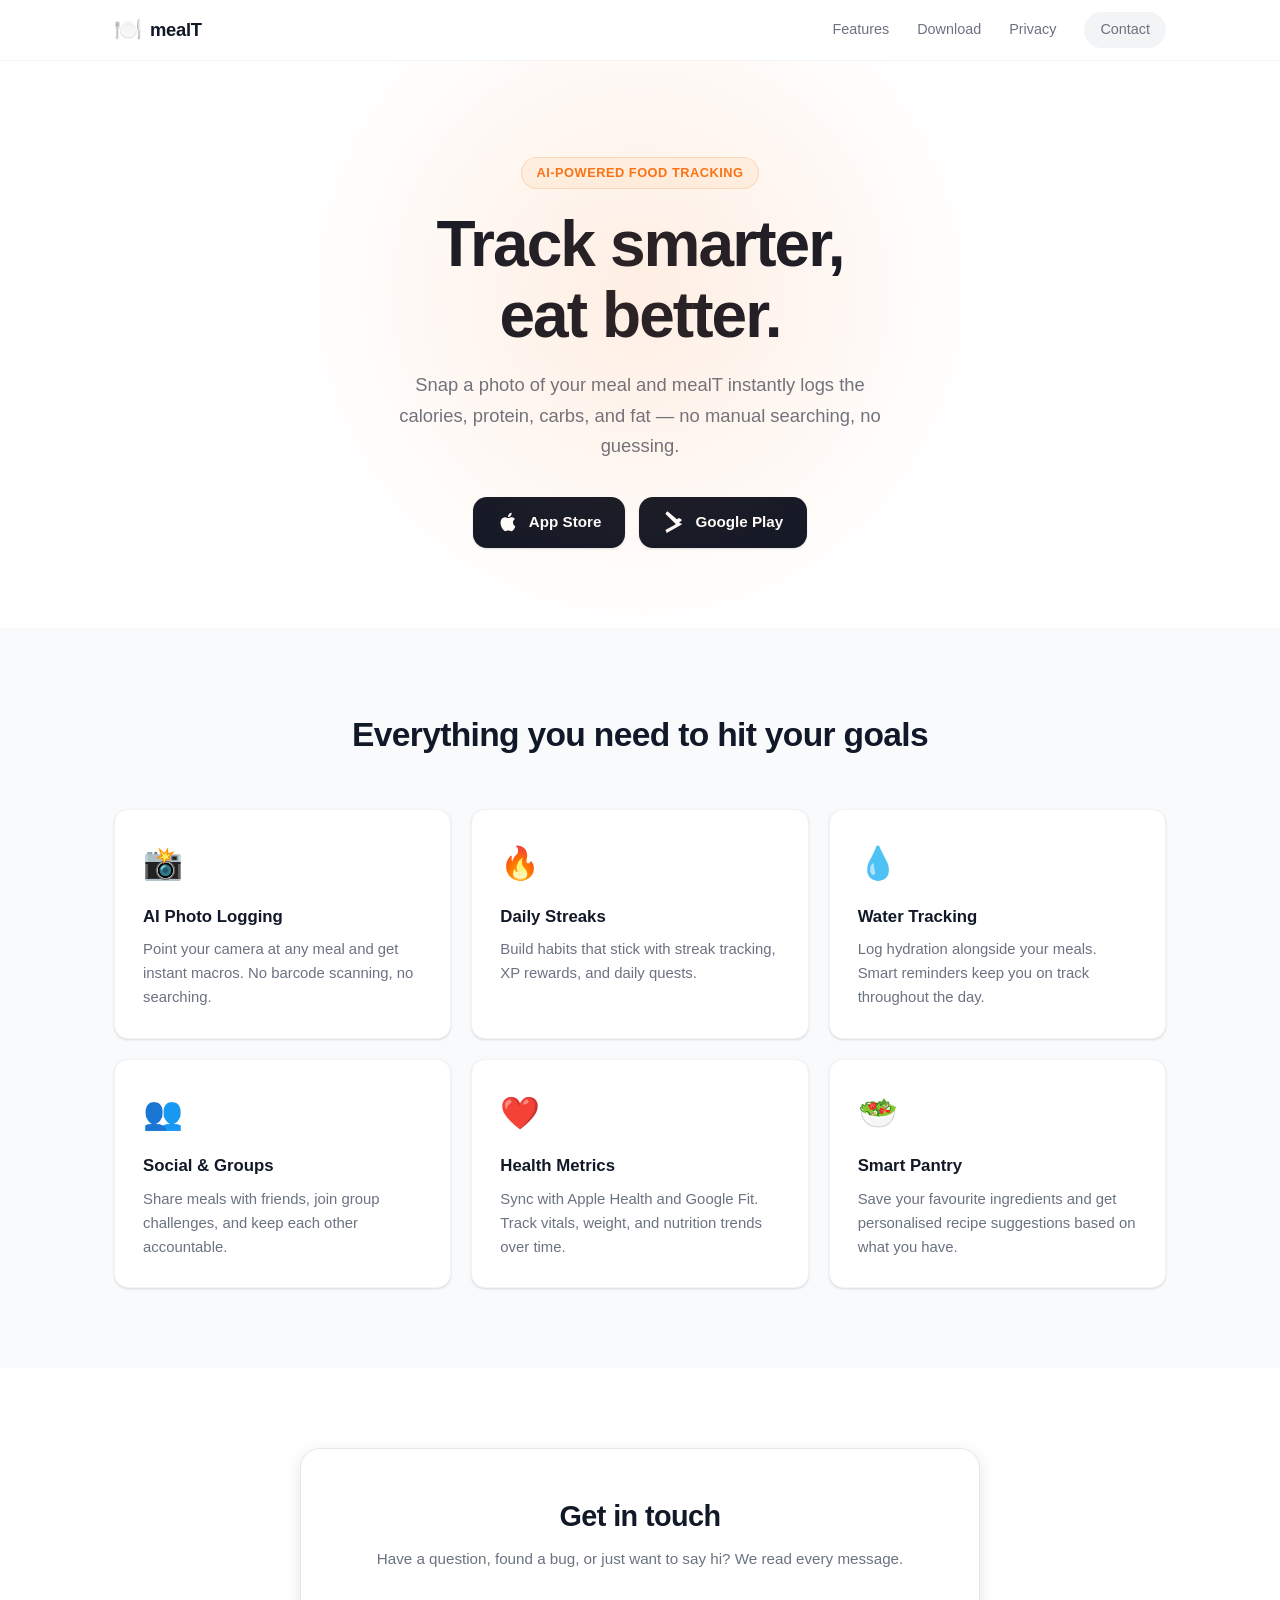
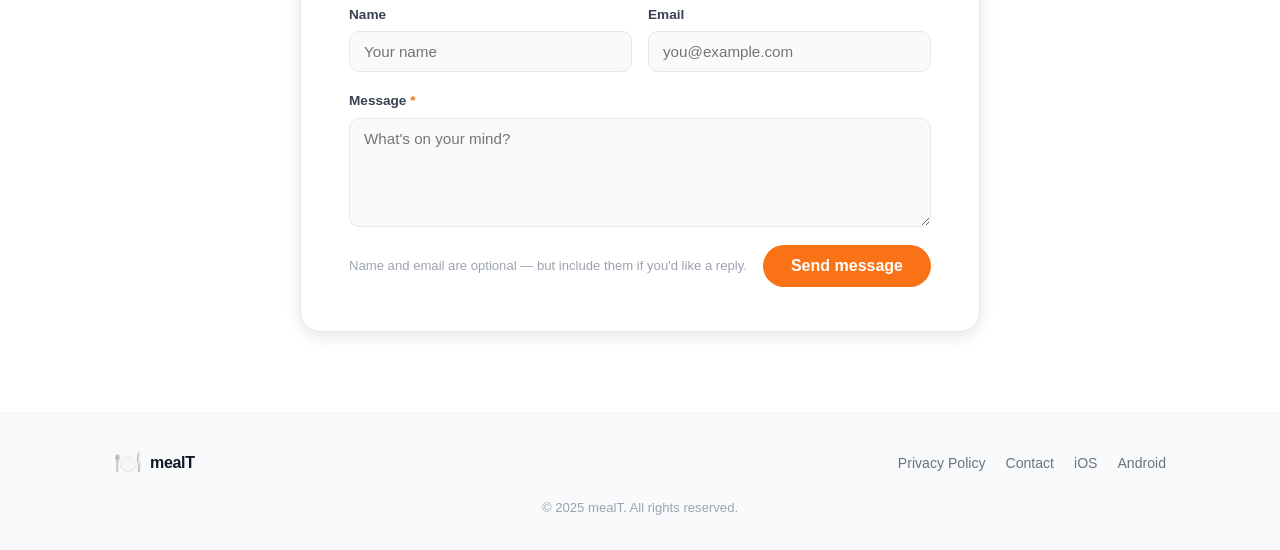
<file: index.html>
<!DOCTYPE html>
<html lang="en">
<head>
  <meta charset="UTF-8" />
  <meta name="viewport" content="width=device-width, initial-scale=1.0" />
  <title>mealT — Track smarter, eat better</title>
  <meta name="description" content="mealT is the AI-powered calorie tracker that makes logging meals effortless. Available on iOS and Android." />
  <link rel="icon" href="favicon.svg" type="image/svg+xml" />
  <link rel="stylesheet" href="style.css" />
</head>
<body>

  <!-- Nav -->
  <nav class="nav">
    <div class="nav-inner">
      <a href="/" class="logo">
        <span class="logo-icon">🍽️</span>
        <span class="logo-text">mealT</span>
      </a>
      <div class="nav-links">
        <a href="#features">Features</a>
        <a href="#download">Download</a>
        <a href="privacy.html">Privacy</a>
        <a href="#contact" class="btn btn-sm">Contact</a>
      </div>
    </div>
  </nav>

  <!-- Hero -->
  <section class="hero">
    <div class="container">
      <div class="hero-badge">AI-Powered Food Tracking</div>
      <h1 class="hero-title">Track smarter,<br>eat better.</h1>
      <p class="hero-sub">
        Snap a photo of your meal and mealT instantly logs the calories, protein, carbs, and fat —
        no manual searching, no guessing.
      </p>
      <div class="hero-actions" id="download">
        <a href="https://apps.apple.com/app/mealt/id6743392979" class="store-btn" target="_blank" rel="noopener">
          <svg viewBox="0 0 24 24" fill="currentColor" width="22" height="22"><path d="M18.71 19.5c-.83 1.24-1.71 2.45-3.05 2.47-1.34.03-1.77-.79-3.29-.79-1.53 0-2 .77-3.27.82-1.31.05-2.3-1.32-3.14-2.53C4.25 17 2.94 12.45 4.7 9.39c.87-1.52 2.43-2.48 4.12-2.51 1.28-.02 2.5.87 3.29.87.78 0 2.26-1.07 3.8-.91.65.03 2.47.26 3.64 1.98-.09.06-2.17 1.28-2.15 3.81.03 3.02 2.65 4.03 2.68 4.04-.03.07-.42 1.44-1.38 2.83M13 3.5c.73-.83 1.94-1.46 2.94-1.5.13 1.17-.34 2.35-1.04 3.19-.69.85-1.83 1.51-2.95 1.42-.15-1.15.41-2.35 1.05-3.11z"/></svg>
          App Store
        </a>
        <a href="https://play.google.com/store/apps/details?id=com.ncs.mealT" class="store-btn" target="_blank" rel="noopener">
          <svg viewBox="0 0 24 24" fill="currentColor" width="22" height="22"><path d="M3.18 23.76c.28.15.6.19.91.11l12.39-7.15-2.58-2.58L3.18 23.76zm16.7-9.73L17.5 12.5l2.38-1.53c.74-.48.74-1.44 0-1.92L17.5 7.5l-2.38 1.53L5.47.69C5.16.54 4.82.5 4.5.62L3.07 2.05c-.38.38-.38 1 0 1.38l11.1 11.07L3.07 20.57c-.38.38-.38 1 0 1.38l1.43 1.43c.32.12.66.08.97-.07l14.41-8.34c.74-.48.74-1.46 0-1.94z"/></svg>
          Google Play
        </a>
      </div>
    </div>
    <div class="hero-glow"></div>
  </section>

  <!-- Features -->
  <section class="features" id="features">
    <div class="container">
      <h2 class="section-title">Everything you need to hit your goals</h2>
      <div class="features-grid">
        <div class="feature-card">
          <div class="feature-icon">📸</div>
          <h3>AI Photo Logging</h3>
          <p>Point your camera at any meal and get instant macros. No barcode scanning, no searching.</p>
        </div>
        <div class="feature-card">
          <div class="feature-icon">🔥</div>
          <h3>Daily Streaks</h3>
          <p>Build habits that stick with streak tracking, XP rewards, and daily quests.</p>
        </div>
        <div class="feature-card">
          <div class="feature-icon">💧</div>
          <h3>Water Tracking</h3>
          <p>Log hydration alongside your meals. Smart reminders keep you on track throughout the day.</p>
        </div>
        <div class="feature-card">
          <div class="feature-icon">👥</div>
          <h3>Social & Groups</h3>
          <p>Share meals with friends, join group challenges, and keep each other accountable.</p>
        </div>
        <div class="feature-card">
          <div class="feature-icon">❤️</div>
          <h3>Health Metrics</h3>
          <p>Sync with Apple Health and Google Fit. Track vitals, weight, and nutrition trends over time.</p>
        </div>
        <div class="feature-card">
          <div class="feature-icon">🥗</div>
          <h3>Smart Pantry</h3>
          <p>Save your favourite ingredients and get personalised recipe suggestions based on what you have.</p>
        </div>
      </div>
    </div>
  </section>

  <!-- Contact -->
  <section class="contact-section" id="contact">
    <div class="container">
      <div class="contact-card">
        <div class="contact-header">
          <h2>Get in touch</h2>
          <p>Have a question, found a bug, or just want to say hi? We read every message.</p>
        </div>
        <form class="contact-form" id="contactForm" novalidate>
          <div class="form-row">
            <div class="form-group">
              <label for="name">Name</label>
              <input type="text" id="name" name="name" placeholder="Your name" autocomplete="name" />
            </div>
            <div class="form-group">
              <label for="email">Email</label>
              <input type="email" id="email" name="email" placeholder="you@example.com" autocomplete="email" />
            </div>
          </div>
          <div class="form-group">
            <label for="message">Message <span class="required">*</span></label>
            <textarea id="message" name="message" rows="5" placeholder="What's on your mind?" required></textarea>
          </div>
          <div class="form-footer">
            <p class="form-note">Name and email are optional — but include them if you'd like a reply.</p>
            <button type="submit" class="btn btn-primary" id="submitBtn">
              <span id="btnText">Send message</span>
              <span id="btnSpinner" hidden>Sending…</span>
            </button>
          </div>
          <div id="formFeedback" class="form-feedback" hidden></div>
        </form>
      </div>
    </div>
  </section>

  <!-- Footer -->
  <footer class="footer">
    <div class="container footer-inner">
      <div class="footer-brand">
        <span class="logo-icon">🍽️</span>
        <span class="logo-text">mealT</span>
      </div>
      <nav class="footer-links">
        <a href="privacy.html">Privacy Policy</a>
        <a href="#contact">Contact</a>
        <a href="https://apps.apple.com/app/mealt/id6743392979" target="_blank" rel="noopener">iOS</a>
        <a href="https://play.google.com/store/apps/details?id=com.ncs.mealT" target="_blank" rel="noopener">Android</a>
      </nav>
      <p class="footer-copy">© 2025 mealT. All rights reserved.</p>
    </div>
  </footer>

  <script src="app.js"></script>
</body>
</html>
</file>
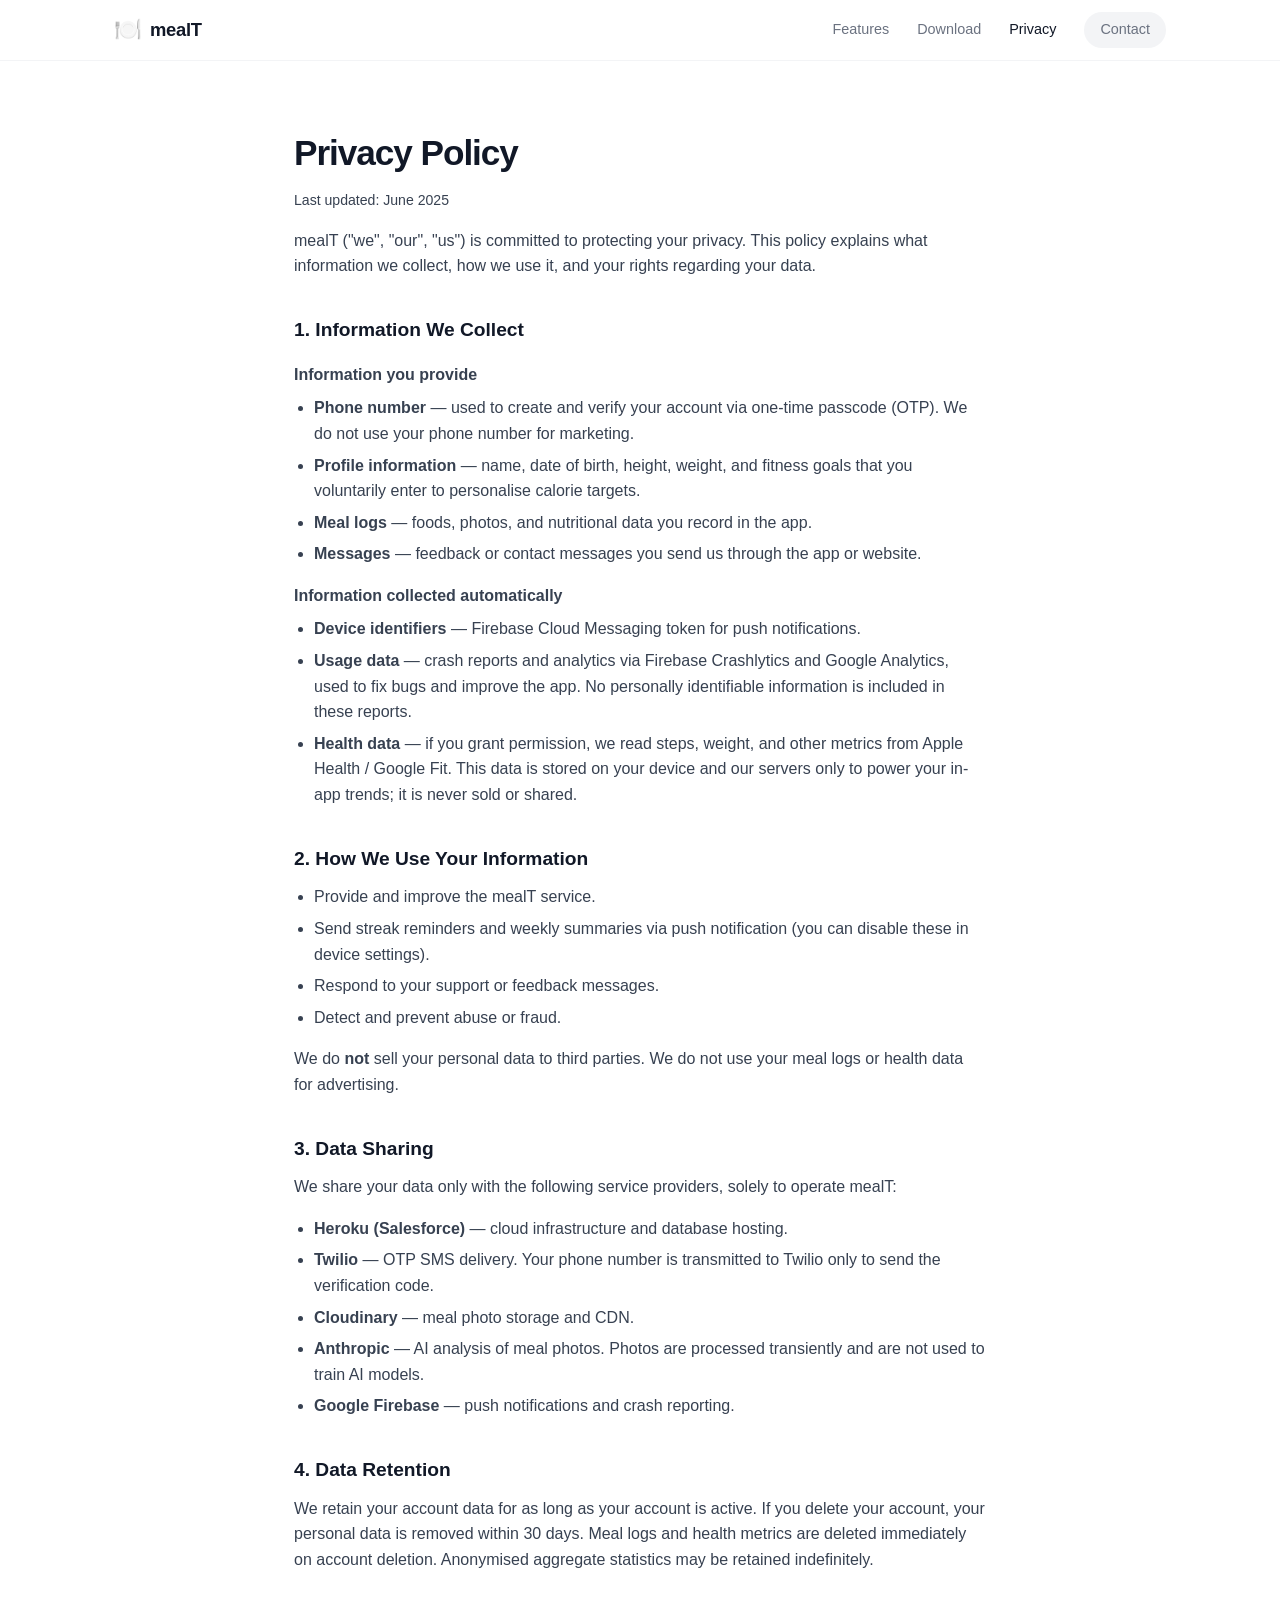
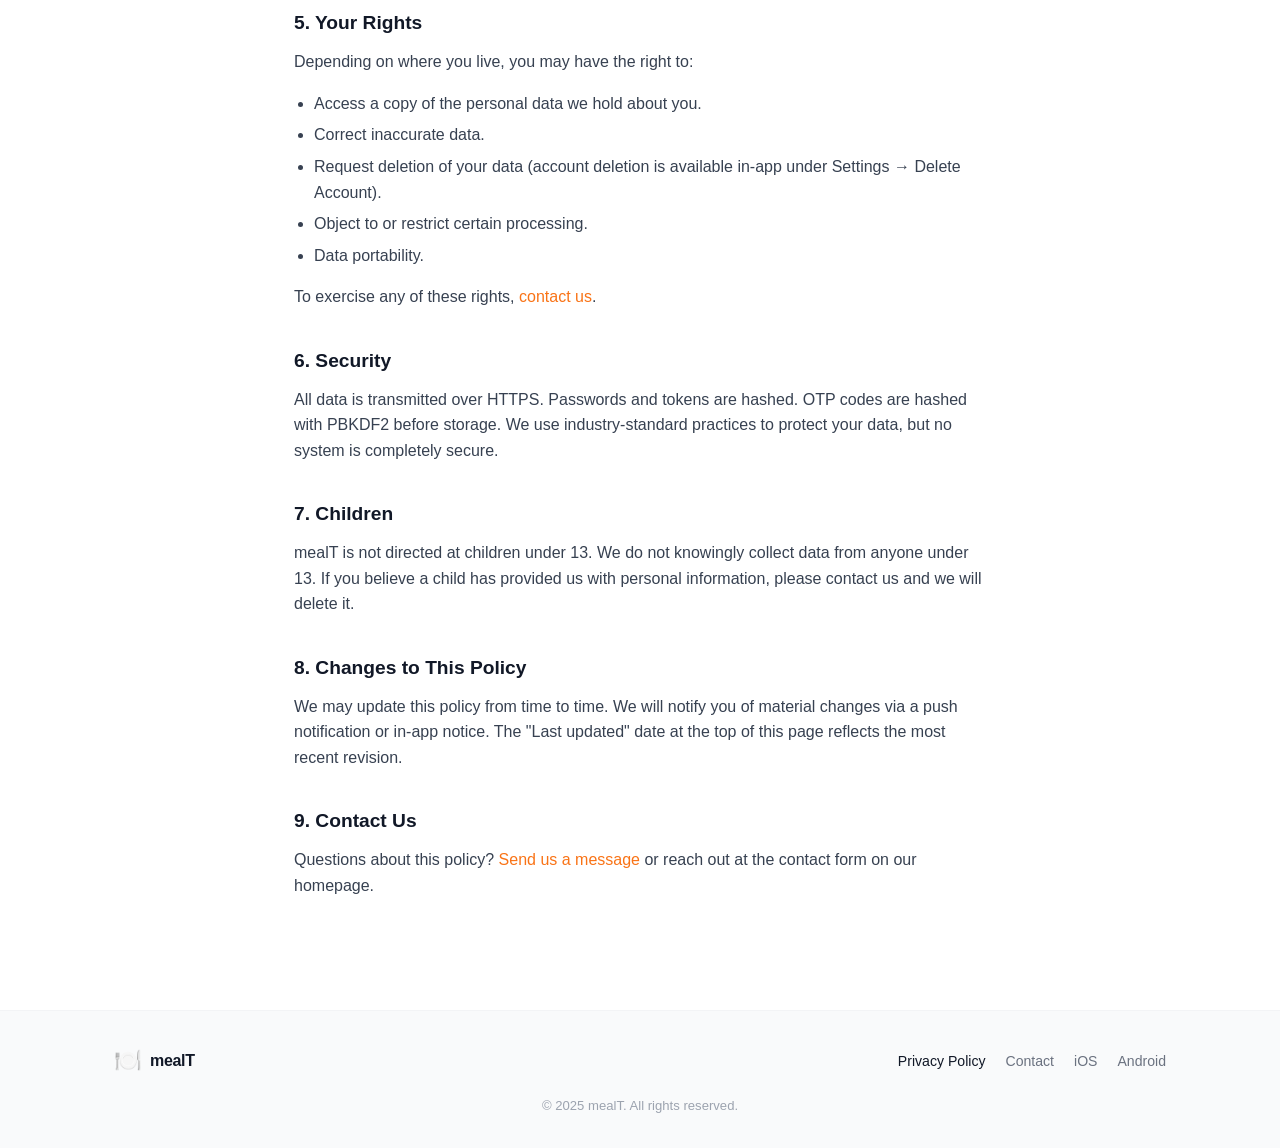
<file: privacy.html>
<!DOCTYPE html>
<html lang="en">
<head>
  <meta charset="UTF-8" />
  <meta name="viewport" content="width=device-width, initial-scale=1.0" />
  <title>Privacy Policy — mealT</title>
  <meta name="description" content="mealT Privacy Policy — how we collect, use, and protect your data." />
  <link rel="icon" href="favicon.svg" type="image/svg+xml" />
  <link rel="stylesheet" href="style.css" />
</head>
<body>

  <!-- Nav -->
  <nav class="nav">
    <div class="nav-inner">
      <a href="/" class="logo">
        <span class="logo-icon">🍽️</span>
        <span class="logo-text">mealT</span>
      </a>
      <div class="nav-links">
        <a href="/#features">Features</a>
        <a href="/#download">Download</a>
        <a href="privacy.html" class="active">Privacy</a>
        <a href="/#contact" class="btn btn-sm">Contact</a>
      </div>
    </div>
  </nav>

  <!-- Privacy Content -->
  <main class="legal-page">
    <div class="container container-narrow">
      <h1>Privacy Policy</h1>
      <p class="legal-date">Last updated: June 2025</p>

      <p>mealT ("we", "our", "us") is committed to protecting your privacy. This policy explains what information we collect, how we use it, and your rights regarding your data.</p>

      <h2>1. Information We Collect</h2>
      <h3>Information you provide</h3>
      <ul>
        <li><strong>Phone number</strong> — used to create and verify your account via one-time passcode (OTP). We do not use your phone number for marketing.</li>
        <li><strong>Profile information</strong> — name, date of birth, height, weight, and fitness goals that you voluntarily enter to personalise calorie targets.</li>
        <li><strong>Meal logs</strong> — foods, photos, and nutritional data you record in the app.</li>
        <li><strong>Messages</strong> — feedback or contact messages you send us through the app or website.</li>
      </ul>
      <h3>Information collected automatically</h3>
      <ul>
        <li><strong>Device identifiers</strong> — Firebase Cloud Messaging token for push notifications.</li>
        <li><strong>Usage data</strong> — crash reports and analytics via Firebase Crashlytics and Google Analytics, used to fix bugs and improve the app. No personally identifiable information is included in these reports.</li>
        <li><strong>Health data</strong> — if you grant permission, we read steps, weight, and other metrics from Apple Health / Google Fit. This data is stored on your device and our servers only to power your in-app trends; it is never sold or shared.</li>
      </ul>

      <h2>2. How We Use Your Information</h2>
      <ul>
        <li>Provide and improve the mealT service.</li>
        <li>Send streak reminders and weekly summaries via push notification (you can disable these in device settings).</li>
        <li>Respond to your support or feedback messages.</li>
        <li>Detect and prevent abuse or fraud.</li>
      </ul>
      <p>We do <strong>not</strong> sell your personal data to third parties. We do not use your meal logs or health data for advertising.</p>

      <h2>3. Data Sharing</h2>
      <p>We share your data only with the following service providers, solely to operate mealT:</p>
      <ul>
        <li><strong>Heroku (Salesforce)</strong> — cloud infrastructure and database hosting.</li>
        <li><strong>Twilio</strong> — OTP SMS delivery. Your phone number is transmitted to Twilio only to send the verification code.</li>
        <li><strong>Cloudinary</strong> — meal photo storage and CDN.</li>
        <li><strong>Anthropic</strong> — AI analysis of meal photos. Photos are processed transiently and are not used to train AI models.</li>
        <li><strong>Google Firebase</strong> — push notifications and crash reporting.</li>
      </ul>

      <h2>4. Data Retention</h2>
      <p>We retain your account data for as long as your account is active. If you delete your account, your personal data is removed within 30 days. Meal logs and health metrics are deleted immediately on account deletion. Anonymised aggregate statistics may be retained indefinitely.</p>

      <h2>5. Your Rights</h2>
      <p>Depending on where you live, you may have the right to:</p>
      <ul>
        <li>Access a copy of the personal data we hold about you.</li>
        <li>Correct inaccurate data.</li>
        <li>Request deletion of your data (account deletion is available in-app under Settings → Delete Account).</li>
        <li>Object to or restrict certain processing.</li>
        <li>Data portability.</li>
      </ul>
      <p>To exercise any of these rights, <a href="/#contact">contact us</a>.</p>

      <h2>6. Security</h2>
      <p>All data is transmitted over HTTPS. Passwords and tokens are hashed. OTP codes are hashed with PBKDF2 before storage. We use industry-standard practices to protect your data, but no system is completely secure.</p>

      <h2>7. Children</h2>
      <p>mealT is not directed at children under 13. We do not knowingly collect data from anyone under 13. If you believe a child has provided us with personal information, please contact us and we will delete it.</p>

      <h2>8. Changes to This Policy</h2>
      <p>We may update this policy from time to time. We will notify you of material changes via a push notification or in-app notice. The "Last updated" date at the top of this page reflects the most recent revision.</p>

      <h2>9. Contact Us</h2>
      <p>Questions about this policy? <a href="/#contact">Send us a message</a> or reach out at the contact form on our homepage.</p>
    </div>
  </main>

  <!-- Footer -->
  <footer class="footer">
    <div class="container footer-inner">
      <div class="footer-brand">
        <span class="logo-icon">🍽️</span>
        <span class="logo-text">mealT</span>
      </div>
      <nav class="footer-links">
        <a href="privacy.html" class="active">Privacy Policy</a>
        <a href="/#contact">Contact</a>
        <a href="https://apps.apple.com/app/mealt/id6743392979" target="_blank" rel="noopener">iOS</a>
        <a href="https://play.google.com/store/apps/details?id=com.ncs.mealT" target="_blank" rel="noopener">Android</a>
      </nav>
      <p class="footer-copy">© 2025 mealT. All rights reserved.</p>
    </div>
  </footer>

</body>
</html>
</file>
<file: style.css>
/* ─── Reset & Base ─────────────────────────────────────────────────────────── */
*, *::before, *::after { box-sizing: border-box; margin: 0; padding: 0; }

:root {
  --orange:     #f97316;
  --orange-lt:  #fff7ed;
  --orange-dk:  #ea6c0a;
  --gray-50:    #f9fafb;
  --gray-100:   #f3f4f6;
  --gray-200:   #e5e7eb;
  --gray-400:   #9ca3af;
  --gray-500:   #6b7280;
  --gray-700:   #374151;
  --gray-900:   #111827;
  --radius:     14px;
  --shadow-sm:  0 1px 3px rgba(0,0,0,.08), 0 1px 2px rgba(0,0,0,.06);
  --shadow-md:  0 4px 16px rgba(0,0,0,.10);
}

html { scroll-behavior: smooth; }

body {
  font-family: -apple-system, BlinkMacSystemFont, 'Segoe UI', Helvetica, Arial, sans-serif;
  color: var(--gray-900);
  background: #fff;
  line-height: 1.6;
  -webkit-font-smoothing: antialiased;
}

a { color: var(--orange); text-decoration: none; }
a:hover { text-decoration: underline; }

img { display: block; max-width: 100%; }

/* ─── Layout ────────────────────────────────────────────────────────────────── */
.container {
  max-width: 1100px;
  margin: 0 auto;
  padding: 0 24px;
}
.container-narrow {
  max-width: 740px;
}

/* ─── Nav ───────────────────────────────────────────────────────────────────── */
.nav {
  position: sticky;
  top: 0;
  z-index: 100;
  background: rgba(255,255,255,.88);
  backdrop-filter: blur(12px);
  -webkit-backdrop-filter: blur(12px);
  border-bottom: 1px solid var(--gray-100);
}
.nav-inner {
  max-width: 1100px;
  margin: 0 auto;
  padding: 0 24px;
  height: 60px;
  display: flex;
  align-items: center;
  justify-content: space-between;
}
.logo {
  display: flex;
  align-items: center;
  gap: 8px;
  font-weight: 700;
  font-size: 1.15rem;
  color: var(--gray-900);
  text-decoration: none;
}
.logo-icon { font-size: 1.4rem; }
.logo-text  { letter-spacing: -.3px; }

.nav-links {
  display: flex;
  align-items: center;
  gap: 28px;
}
.nav-links a {
  font-size: .9rem;
  font-weight: 500;
  color: var(--gray-500);
  text-decoration: none;
  transition: color .15s;
}
.nav-links a:hover,
.nav-links a.active { color: var(--gray-900); }

/* ─── Buttons ───────────────────────────────────────────────────────────────── */
.btn {
  display: inline-flex;
  align-items: center;
  gap: 6px;
  font-weight: 600;
  border-radius: 999px;
  cursor: pointer;
  transition: background .15s, transform .1s;
  text-decoration: none;
  border: none;
}
.btn:hover { transform: translateY(-1px); text-decoration: none; }
.btn:active { transform: translateY(0); }

.btn-sm {
  font-size: .85rem;
  padding: 6px 16px;
  background: var(--gray-100);
  color: var(--gray-700);
}
.btn-sm:hover { background: var(--gray-200); }

.btn-primary {
  font-size: 1rem;
  padding: 12px 28px;
  background: var(--orange);
  color: #fff;
}
.btn-primary:hover { background: var(--orange-dk); }

/* ─── Hero ──────────────────────────────────────────────────────────────────── */
.hero {
  position: relative;
  padding: 96px 0 80px;
  text-align: center;
  overflow: hidden;
}
.hero-glow {
  position: absolute;
  top: -120px;
  left: 50%;
  transform: translateX(-50%);
  width: 700px;
  height: 700px;
  background: radial-gradient(ellipse at center, rgba(249,115,22,.12) 0%, transparent 70%);
  pointer-events: none;
}
.hero-badge {
  display: inline-block;
  background: var(--orange-lt);
  color: var(--orange);
  font-size: .8rem;
  font-weight: 600;
  letter-spacing: .04em;
  text-transform: uppercase;
  padding: 5px 14px;
  border-radius: 999px;
  margin-bottom: 20px;
  border: 1px solid rgba(249,115,22,.2);
}
.hero-title {
  font-size: clamp(2.4rem, 6vw, 4rem);
  font-weight: 800;
  line-height: 1.1;
  letter-spacing: -.03em;
  color: var(--gray-900);
  margin-bottom: 20px;
}
.hero-sub {
  font-size: 1.15rem;
  color: var(--gray-500);
  max-width: 520px;
  margin: 0 auto 36px;
  line-height: 1.65;
}
.hero-actions {
  display: flex;
  gap: 14px;
  justify-content: center;
  flex-wrap: wrap;
}
.store-btn {
  display: inline-flex;
  align-items: center;
  gap: 10px;
  padding: 13px 24px;
  background: var(--gray-900);
  color: #fff;
  border-radius: var(--radius);
  font-size: .95rem;
  font-weight: 600;
  text-decoration: none;
  transition: background .15s, transform .1s;
  box-shadow: var(--shadow-sm);
}
.store-btn:hover {
  background: #1f2937;
  transform: translateY(-2px);
  text-decoration: none;
}

/* ─── Features ──────────────────────────────────────────────────────────────── */
.features {
  padding: 80px 0;
  background: var(--gray-50);
}
.section-title {
  font-size: clamp(1.6rem, 3vw, 2.1rem);
  font-weight: 700;
  letter-spacing: -.02em;
  text-align: center;
  margin-bottom: 48px;
}
.features-grid {
  display: grid;
  grid-template-columns: repeat(auto-fit, minmax(290px, 1fr));
  gap: 20px;
}
.feature-card {
  background: #fff;
  border: 1px solid var(--gray-100);
  border-radius: var(--radius);
  padding: 28px;
  box-shadow: var(--shadow-sm);
}
.feature-icon {
  font-size: 2rem;
  margin-bottom: 14px;
}
.feature-card h3 {
  font-size: 1.05rem;
  font-weight: 700;
  margin-bottom: 8px;
}
.feature-card p {
  font-size: .93rem;
  color: var(--gray-500);
  line-height: 1.6;
}

/* ─── Contact ───────────────────────────────────────────────────────────────── */
.contact-section {
  padding: 80px 0;
}
.contact-card {
  max-width: 680px;
  margin: 0 auto;
  background: #fff;
  border: 1px solid var(--gray-200);
  border-radius: 20px;
  padding: 44px 48px;
  box-shadow: var(--shadow-md);
}
.contact-header {
  text-align: center;
  margin-bottom: 32px;
}
.contact-header h2 {
  font-size: 1.8rem;
  font-weight: 700;
  letter-spacing: -.02em;
  margin-bottom: 8px;
}
.contact-header p {
  color: var(--gray-500);
  font-size: .95rem;
}
.contact-form { display: flex; flex-direction: column; gap: 18px; }
.form-row { display: grid; grid-template-columns: 1fr 1fr; gap: 16px; }
.form-group { display: flex; flex-direction: column; gap: 6px; }
.form-group label {
  font-size: .85rem;
  font-weight: 600;
  color: var(--gray-700);
}
.required { color: var(--orange); }
.form-group input,
.form-group textarea {
  padding: 11px 14px;
  border: 1.5px solid var(--gray-200);
  border-radius: 10px;
  font-size: .95rem;
  font-family: inherit;
  color: var(--gray-900);
  background: var(--gray-50);
  transition: border-color .15s, background .15s;
  resize: vertical;
  outline: none;
}
.form-group input:focus,
.form-group textarea:focus {
  border-color: var(--orange);
  background: #fff;
}
.form-footer {
  display: flex;
  align-items: center;
  justify-content: space-between;
  gap: 16px;
  flex-wrap: wrap;
}
.form-note {
  font-size: .82rem;
  color: var(--gray-400);
  line-height: 1.4;
  flex: 1;
}
.form-feedback {
  padding: 12px 16px;
  border-radius: 10px;
  font-size: .9rem;
  font-weight: 500;
  text-align: center;
}
.form-feedback.success {
  background: #f0fdf4;
  color: #15803d;
  border: 1px solid #bbf7d0;
}
.form-feedback.error {
  background: #fef2f2;
  color: #dc2626;
  border: 1px solid #fecaca;
}

/* ─── Legal page ────────────────────────────────────────────────────────────── */
.legal-page {
  padding: 64px 0 96px;
}
.legal-page h1 {
  font-size: 2.2rem;
  font-weight: 800;
  letter-spacing: -.03em;
  margin-bottom: 8px;
}
.legal-date {
  font-size: .88rem;
  color: var(--gray-400);
  margin-bottom: 32px;
}
.legal-page p { margin-bottom: 16px; color: var(--gray-700); }
.legal-page h2 {
  font-size: 1.2rem;
  font-weight: 700;
  margin-top: 36px;
  margin-bottom: 10px;
}
.legal-page h3 {
  font-size: 1rem;
  font-weight: 600;
  margin-top: 16px;
  margin-bottom: 8px;
  color: var(--gray-700);
}
.legal-page ul {
  padding-left: 20px;
  margin-bottom: 16px;
}
.legal-page li {
  color: var(--gray-700);
  margin-bottom: 6px;
  line-height: 1.6;
}

/* ─── Footer ────────────────────────────────────────────────────────────────── */
.footer {
  border-top: 1px solid var(--gray-100);
  padding: 32px 0;
  background: var(--gray-50);
}
.footer-inner {
  display: flex;
  align-items: center;
  justify-content: space-between;
  flex-wrap: wrap;
  gap: 16px;
}
.footer-brand {
  display: flex;
  align-items: center;
  gap: 8px;
  font-weight: 700;
  font-size: 1rem;
}
.footer-links {
  display: flex;
  gap: 20px;
  flex-wrap: wrap;
}
.footer-links a {
  font-size: .88rem;
  color: var(--gray-500);
  text-decoration: none;
}
.footer-links a:hover,
.footer-links a.active { color: var(--gray-900); }
.footer-copy {
  font-size: .82rem;
  color: var(--gray-400);
  width: 100%;
  text-align: center;
}

/* ─── Responsive ────────────────────────────────────────────────────────────── */
@media (max-width: 640px) {
  .nav-links a:not(.btn) { display: none; }
  .hero { padding: 64px 0 56px; }
  .contact-card { padding: 28px 20px; }
  .form-row { grid-template-columns: 1fr; }
  .form-footer { flex-direction: column; align-items: stretch; }
  .form-footer .btn { width: 100%; justify-content: center; }
  .footer-inner { flex-direction: column; align-items: flex-start; }
  .footer-copy { text-align: left; }
}
</file>
